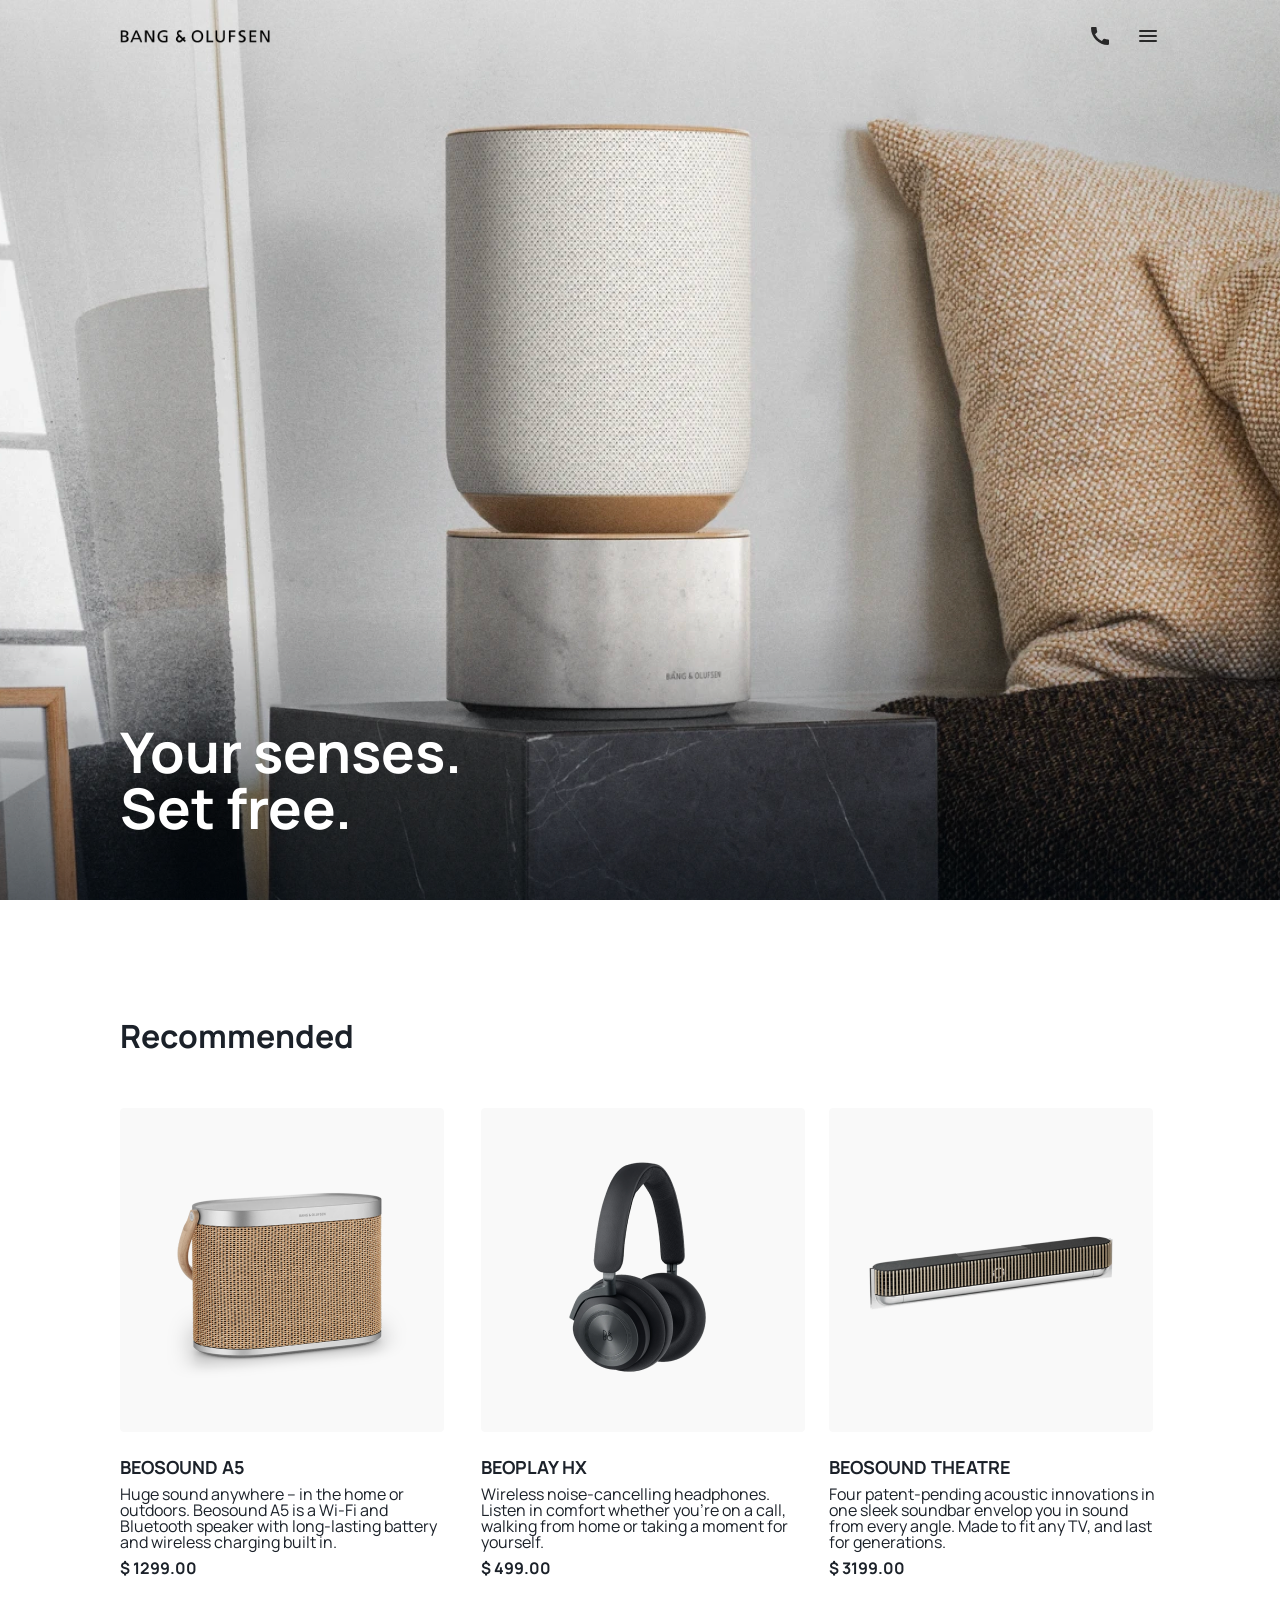
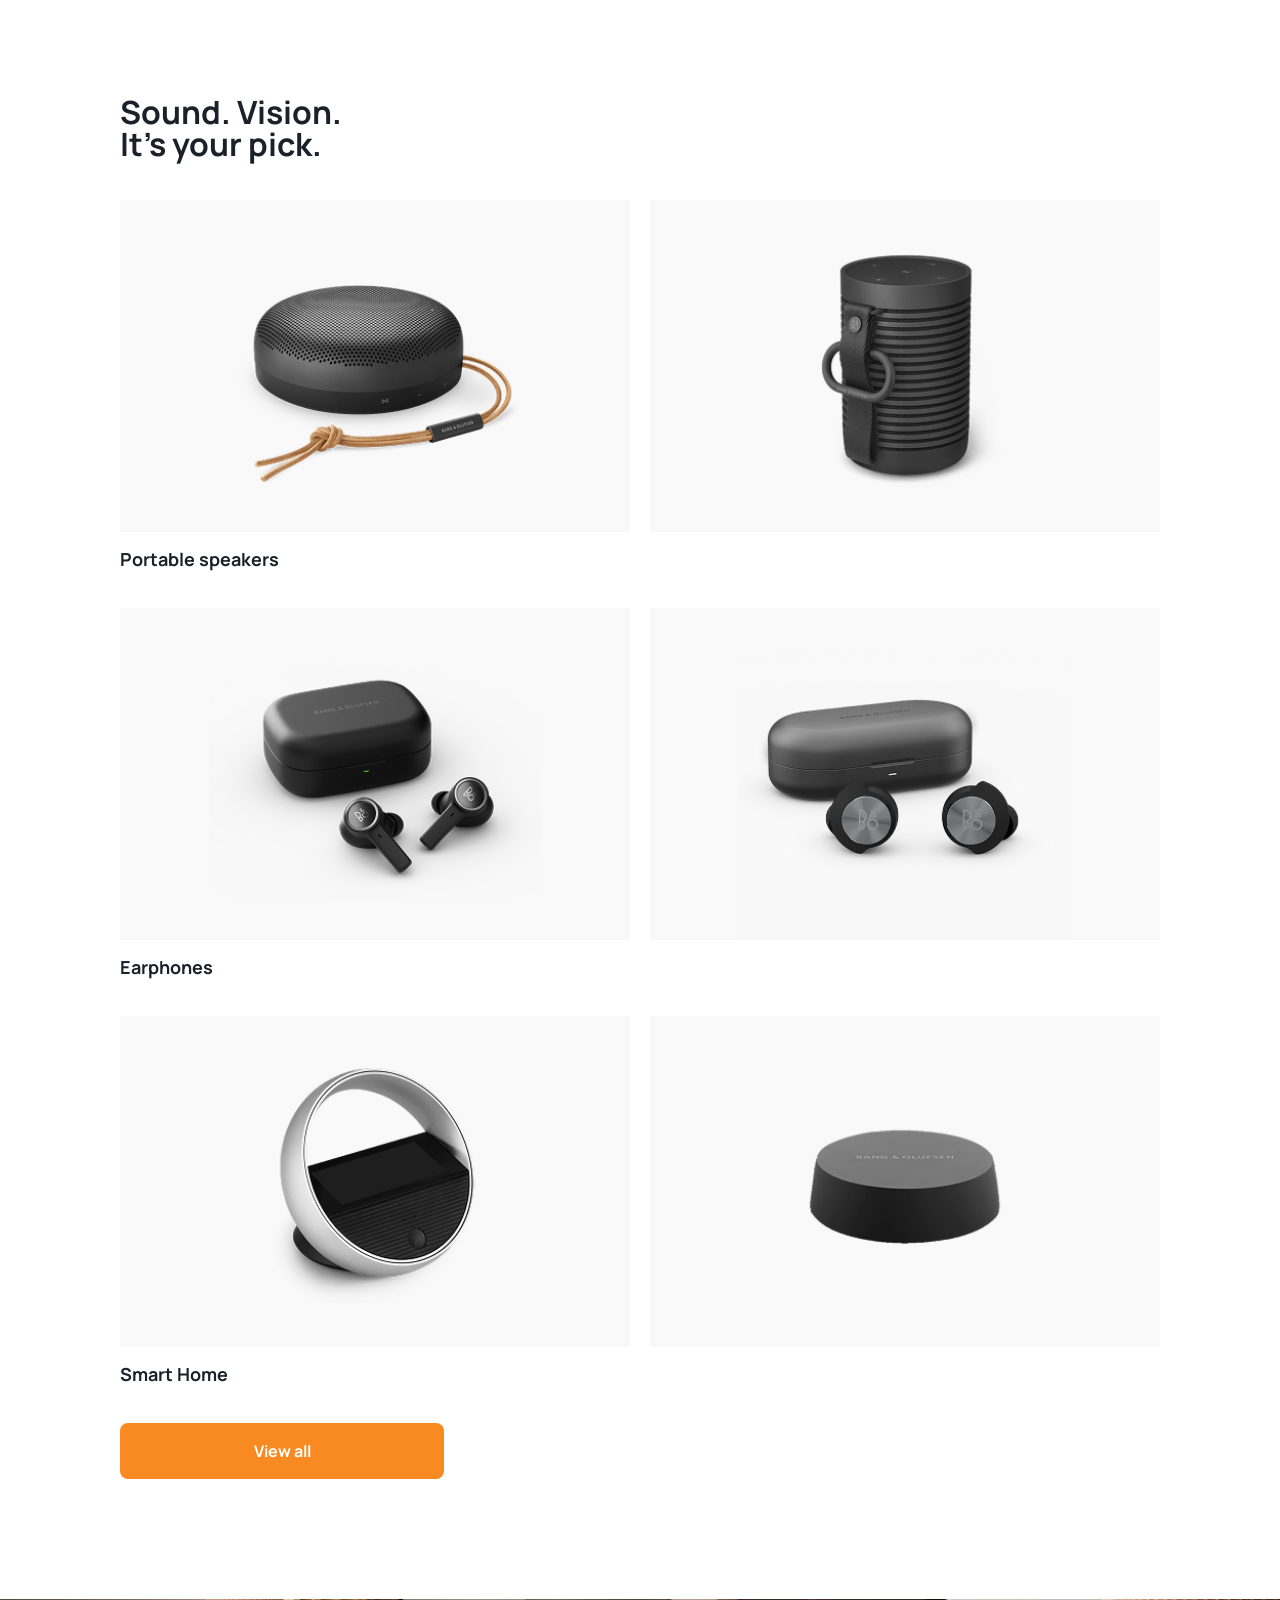
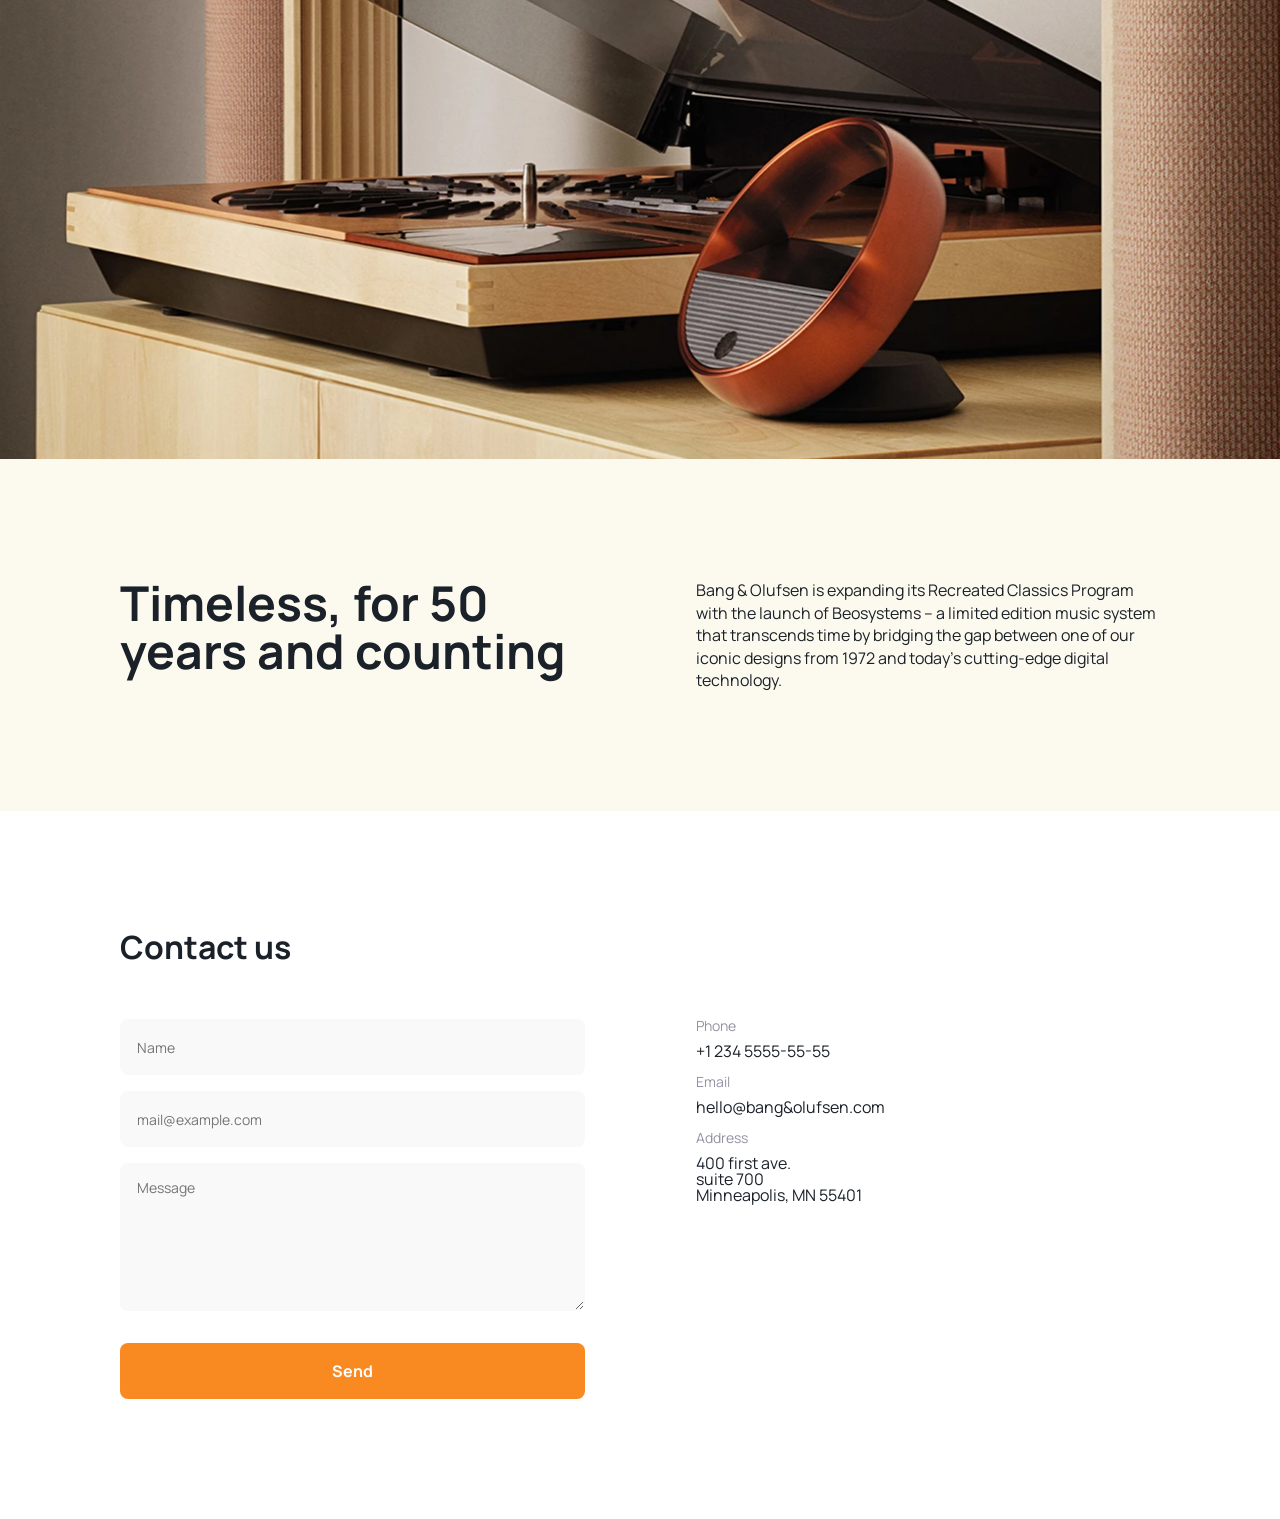
<file: index.html>
<!doctype html><html lang="en"><head><meta charset="utf-8"><meta name="viewport" content="width=device-width, initial-scale=1.0"><link rel="preconnect" href="https://fonts.googleapis.com"><link rel="preconnect" href="https://fonts.gstatic.com"><link href="https://fonts.googleapis.com/css2?family=Manrope:wght@200..800&display=swap" rel="stylesheet"><title>B&O</title><link rel="stylesheet" href="index.d67303a4.css"><script src="index.f58f8683.js" defer></script><link rel="icon" href="logo1.ecf8deda.svg"></head><body> <header class="header">  <div class="header__top"> <a class="header__logo" href="#top"> <img src="logo1.ecf8deda.svg" alt="Логотип" class="header__logo-img"> </a> <div class="header__icons"> <button class="header__icon phone-icon"> <a class="phone-number" href="tel:+123455555555"> +1 234 555-55-55 </a> <img src="Icon-Phone-call.d181234c.svg" alt="Телефон" class="header__icon-img"> </button> <button class="burger-icon header__icon" id="burger-toggle"> <svg width="24" height="24" fill="none"><rect width="18" height="2" x="3" y="6" fill="#292929" rx="1"/><rect width="18" height="2" x="3" y="11" fill="#292929" rx="1"/><rect width="18" height="2" x="3" y="16" fill="#292929" rx="1"/></svg> </button> </div> </div>  <nav class="nav-menu" id="nav-menu"> <div class="nav-menu__overlay" id="nav-overlay"></div> <div class="nav-menu__content"> <div class="nav-menu__header"> <img src="logo1.ecf8deda.svg" alt="Логотип" class="nav-menu__logo-img"> <button class="nav-menu__close" id="nav-close"> <img class="nav-menu__close-img" src="Icon-Close.4e246dfc.svg" alt="Закрити меню"> </button> </div> <ul class="nav-menu__list"> <li class="nav-menu__item"> <a href="#recommended" class="nav-menu__link"> Recommended </a> </li> <li class="nav-menu__item"> <a href="#categories" class="nav-menu__link"> Categories </a> </li> <li class="nav-menu__item"> <a href="#story" class="nav-menu__link"> About Us </a> </li> <li class="nav-menu__item"> <a href="#contact" class="nav-menu__link"> Contact Us </a> </li> </ul> <div class="nav-menu__contact"> <p>+1 234 5555-55-55</p> <a class="nav-menu__call" href="tel:+123455555555"> CALL TO ORDER </a> </div> </div> </nav> <div class="header__bottom"> <div class="header__slogan"> <h1 class="header__slogan-text"> Your senses. <br> Set free. </h1> </div> </div> </header> <main>  <section class="recommended" id="recommended"> <div class="container"> <h2 class="section-title">Recommended</h2> <div class="products-grid">  <article class="product-card"> <div class="product-image-container"> <picture>  <source media="(min-width: 1260px)" srcset="beosound-a5-desktop.d29951e0.png">  <source media="(min-width: 744px)" srcset="beosound-a5-tablet.9c4f9be4.png">  <img src="beosound-a5.f202294a.png" alt="BEOSOUND A5 portable speaker with wicker design" class="product-image" itemprop="image" loading="lazy"> </picture> </div> <div class="product-details"> <h3 class="product-title" itemprop="name"> BEOSOUND A5 </h3> <p class="product-description" itemprop="description"> Huge sound anywhere – in the home or outdoors. Beosound A5 is a Wi-Fi and Bluetooth speaker with long-lasting battery and wireless charging built in. </p> <div class="product-price" itemprop="offers"> <span class="price" itemprop="price"> $ 1299.00 </span> </div> </div> </article>  <article class="product-card"> <div class="product-image-container"> <picture>  <source media="(min-width: 1260px)" srcset="beoplay-hx-desktop.abb09a3a.png">  <source media="(min-width: 744px)" srcset="beoplay-hx-tablet.ad1bb3d3.png">  <img src="beoplay-hx.ebe724c9.png" alt="BEOPLAY HX wireless headphones" class="product-image" itemprop="image" loading="lazy"> </picture> </div> <div class="product-details"> <h3 class="product-title" itemprop="name"> BEOPLAY HX </h3> <p class="product-description" itemprop="description"> Wireless noise-cancelling headphones. Listen in comfort whether you're on a call, walking from home or taking a moment for yourself. </p> <div class="product-price" itemprop="offers"> <span class="price" itemprop="price"> $ 499.00 </span> </div> </div> </article>  <article class="product-card"> <div class="product-image-container"> <picture>  <source media="(min-width: 1260px)" srcset="beosound-theatre-desktop.412daebd.png">  <source media="(min-width: 744px)" srcset="beosound-theatre-tablet.e39b4037.png">  <img src="beosound-theatre.cd86ad6c.png" alt="BEOSOUND THEATRE soundbar" class="product-image" itemprop="image" loading="lazy"> </picture> </div> <div class="product-details"> <h3 class="product-title" itemprop="name"> BEOSOUND THEATRE </h3> <p class="product-description" itemprop="description"> Four patent-pending acoustic innovations in one sleek soundbar envelop you in sound from every angle. Made to fit any TV, and last for generations. </p> <div class="product-price" itemprop="offers"> <span class="price" itemprop="price"> $ 3199.00 </span> </div> </div> </article> </div> </div> </section>  <section class="categories" id="categories"> <div class="container"> <h2 class="section-title"> Sound. Vision. <br> It's your pick. </h2>  <div class="categories__item"> <div class="image-gallery"> <picture class="image-gallery__picture"> <source media="(min-width: 1260px)" srcset="speaker1-desktop.8d7376dc.png"> <source media="(min-width: 744px)" srcset="speaker1-tablet.76067f87.png"> <img src="speaker1.dadbaafb.png" alt="Premium wireless speaker" class="image-gallery__item" itemprop="image" loading="lazy"> </picture>  <picture class="image-gallery__picture"> <source media="(min-width: 1260px)" srcset="speaker2-desktop.b8530934.png"> <source media="(min-width: 744px)" srcset="speaker2-tablet.d2174833.png"> <img src="speaker2.285e2be0.png" alt="Compact portable speaker" class="image-gallery__item" itemprop="image" loading="lazy"> </picture> </div> <h3 class="categories__item-title" itemprop="name"> Portable speakers </h3> </div>  <div class="categories__item"> <div class="image-gallery"> <picture class="image-gallery__picture"> <source media="(min-width: 1260px)" srcset="earphones1-desktop.ceefebd3.png"> <source media="(min-width: 744px)" srcset="earphones1-tablet.2cff3a96.png"> <img src="earphones1.3de8349f.png" alt="Premium wireless earphones" class="image-gallery__item" itemprop="image" loading="lazy"> </picture>  <picture class="image-gallery__picture"> <source media="(min-width: 1260px)" srcset="earphones2-desktop.0527a232.png"> <source media="(min-width: 744px)" srcset="earphones2-tablet.257c300d.png"> <img src="earphones2.258b1ba0.png" alt="Compact in-ear headphones" class="image-gallery__item" itemprop="image" loading="lazy"> </picture> </div> <h3 class="categories__item-title" itemprop="name"> Earphones </h3> </div>  <div class="categories__item"> <div class="image-gallery"> <picture class="image-gallery__picture"> <source media="(min-width: 1260px)" srcset="smart-home1-desktop.207de6d8.png"> <source media="(min-width: 744px)" srcset="smart-home1-tablet.1ef8e3d7.png"> <img src="smart-home1.53095eda.png" alt="Smart home device" class="image-gallery__item" itemprop="image" loading="lazy"> </picture>  <picture class="image-gallery__picture"> <source media="(min-width: 1260px)" srcset="smart-home2-desktop.5feefa57.png"> <source media="(min-width: 744px)" srcset="smart-home2-tablet.2de8c700.png"> <img src="smart-home2.a6055a9a.png" alt="Smart home control panel" class="image-gallery__item" itemprop="image" loading="lazy"> </picture> </div> <h3 class="categories__item-title" itemprop="name"> Smart Home </h3> </div> <button class="categories__button">View all</button> </div> </section>  <section class="story" id="story"> <div class="container"> <div class="story__image"> <picture>  <source media="(min-width: 1260px)" srcset="maindescription-desktop.25ea058d.png">  <source media="(min-width: 744px)" srcset="maindescription-tablet.4203efca.png">  <img src="maindescription.34f5988a.png" alt="Timeless design and technology" class="story__image-img" itemprop="image" loading="lazy"> </picture> </div> <div class="story__content"> <h2 class="story__title">Timeless, for 50 years and counting</h2> <p class="story__text"> Bang & Olufsen is expanding its Recreated Classics Program with the launch of Beosystems – a limited edition music system that transcends time by bridging the gap between one of our iconic designs from 1972 and today's cutting-edge digital technology. </p> </div> </div> </section>  <section class="contact" id="contact"> <div class="container"> <h2 class="section-title">Contact us</h2> <div class="contact__content"> <form method="get" class="contact-form" id="contact-form"> <div class="form-example"> <input type="text" name="name" id="name" placeholder="Name" required> <input type="email" name="email" id="email" placeholder="mail@example.com" required> <textarea type="message" name="message" id="message" placeholder="Message" required></textarea> </div> <button type="submit" form="contact-form" class="contact__button"> Send </button> </form> <div class="info"> <div class="info__item"> <span class="info__item-title">Phone</span> <a class="info__item-number" href="tel:+123455555555"> +1 234 5555-55-55 </a> </div> <div class="info__item"> <span class="info__item-title">Email</span> <span>hello@bang&olufsen.com</span> </div> <div class="info__item"> <span class="info__item-title">Address</span> <a class="info__item-address" href="https://www.google.com/maps/place/400+1st+Ave+N,+Minneapolis,+MN+55401" target="_blank"> 400 first ave. <br> suite 700 <br> Minneapolis, MN 55401 </a> </div> </div> </div> </div> </section> </main> </body></html>
</file>
<file: index.d67303a4.css>
*{box-sizing:border-box;color:#1b2129;margin:0;padding:0;font-family:Manrope,sans-serif}h1,h2,h3,p,section{margin:0;line-height:1}main{-ms-flex-direction:column;flex-direction:column;gap:64px;display:-ms-flexbox;display:flex}@media (min-width:744px) and (max-width:1259px){main{gap:120px}}@media (min-width:1260px){main{gap:120px}}main section:first-child{margin-top:64px}@media (min-width:744px) and (max-width:1259px){main section:first-child{margin-top:120px}}@media (min-width:1260px){main section:first-child{margin-top:120px}}main section:last-child{margin-bottom:64px}@media (min-width:744px) and (max-width:1259px){main section:last-child{margin-bottom:120px}}@media (min-width:1260px){main section:last-child{margin-bottom:120px}}h2{font-size:32px;font-weight:700}@media (min-width:744px) and (max-width:1259px){h2{font-size:40px}}h3{font-size:18px;font-weight:700}p,span{font-size:16px;font-weight:400}.price{font-weight:700}.header__logo{display:-ms-flexbox;display:flex}.header__logo img{vertical-align:top}.container{padding:0 20px}@media (min-width:744px) and (max-width:1259px){.container{padding:0 72px}}@media (min-width:1260px){.container{padding:0 120px}}input,textarea{color:#7e7e83;background-color:#f9f9f9;border:1px solid transparent;border-radius:8px;outline:0;width:100%;padding:14px 16px;font-size:14px;font-weight:400}input{height:56px;transition:border .3s}input:hover{border:1px solid #dbdbdb}input:focus{border:1px solid #f98921}textarea{resize:vertical;min-height:148px}textarea:hover{border:1px solid #dbdbdb}textarea:focus{border:1px solid #f98921}.phone-number{opacity:0;letter-spacing:2px;font-size:12px;font-weight:700;text-decoration:none;transition:transform .3s;display:none;transform:translate(-100px)}@media (min-width:1260px){.phone-number{display:block}}.phone-icon:hover .phone-number{opacity:1;display:block;transform:translate(0)}.burger-icon svg rect{transform-origin:50%;transition:all .3s}.burger-icon:hover svg rect:first-child{width:15px}.burger-icon:hover svg rect:nth-child(3){width:11px}.header{background-image:url(header-bg.e4ddb21e.png);background-position:50%;background-repeat:no-repeat;background-size:cover;width:100%;height:100vh;position:relative;overflow:hidden}.header__top{z-index:2;-ms-flex-pack:justify;justify-content:space-between;-ms-flex-align:center;align-items:center;height:72px;padding:0 20px;display:-ms-flexbox;display:flex;position:relative}.header__logo-img{width:152px;height:16px}.header__icons{-ms-flex-align:center;align-items:center;gap:24px;display:-ms-flexbox;display:flex}.header__icon{cursor:pointer;background:0 0;border:none;-ms-flex-pack:center;justify-content:center;-ms-flex-align:center;align-items:center;column-gap:16px;height:32px;display:-ms-flexbox;display:flex}.header__icon-img{width:24px;height:24px}.header__bg{z-index:1;-ms-flex-pack:center;justify-content:center;width:100%;height:100%;display:-ms-flexbox;display:flex;position:absolute;top:0;left:0}.header__slogan{z-index:2;position:absolute;bottom:40px;left:20px}.header__slogan-text{color:#fff;font-family:Manrope,sans-serif;font-size:36px;font-weight:700;line-height:1}@media (min-width:744px) and (max-width:1259px){.header{background-image:url(tablet-header-bg.e24a02b6.png);background-position:50%}.header__top{padding:0 72px}.header__slogan{bottom:64px;left:72px}.header__slogan-text{font-size:48px}}@media (min-width:1260px){.header{background-image:url(desktop-header-bg.df3824f2.png);background-position:44%}.header__top{padding:0 120px}.header__slogan{bottom:64px;left:120px}.header__slogan-text{font-size:56px}}.nav-menu{z-index:1000;visibility:hidden;opacity:0;width:100%;height:100vh;transition:all .3s;position:fixed;top:0;right:0}.nav-menu.active{visibility:visible;opacity:1}.nav-menu__overlay{-webkit-backdrop-filter:blur(5px);backdrop-filter:blur(5px);background-color:rgba(0,0,0,.5);width:100%;height:100%;position:absolute;top:0;left:0}.nav-menu__content{background-color:#f9f9f9;-ms-flex-direction:column;flex-direction:column;width:100%;height:100%;padding:0 20px 20px;transition:transform .3s;display:-ms-flexbox;display:flex;position:absolute;top:0;right:0;transform:translate(100%)}@media (min-width:744px) and (max-width:1259px){.nav-menu__content{padding:0 72px 72px}}@media (min-width:1260px){.nav-menu__content{padding:0 120px 120px}}.nav-menu.active .nav-menu__content{transform:translate(0)}.nav-menu__header{-ms-flex-pack:justify;justify-content:space-between;-ms-flex-align:center;align-items:center;height:72px;margin-bottom:32px;display:-ms-flexbox;display:flex}@media (min-width:744px) and (max-width:1259px){.nav-menu__header{margin-bottom:56px}}.nav-menu__close{cursor:pointer;background:0 0;border:none;-ms-flex-pack:center;justify-content:center;-ms-flex-align:center;align-items:center;width:32px;height:32px;padding:0;display:-ms-flexbox;display:flex;position:relative}.nav-menu__close-img{width:24px;height:24px}.nav-menu__close:hover span{background-color:#f98921}.nav-menu__list{-ms-flex-direction:column;flex-direction:column;gap:32px;margin:0 0 48px;padding:0;list-style:none;display:-ms-flexbox;display:flex}.nav-menu__link{color:#1b2129;border:1px solid transparent;width:-moz-fit-content;width:fit-content;font-size:22px;font-weight:700;text-decoration:none;display:block;position:relative}.nav-menu__link:hover{border-bottom:1px solid #1b2129}.nav-menu__footer{border-top:1px solid #f9f9f9;margin-top:auto;padding-top:20px}.nav-menu__call{letter-spacing:2px;font-size:16px;font-weight:700;text-decoration:none;display:inline-block;position:relative}.nav-menu__call:after{content:"";background-color:#1b2129;width:100%;height:1px;position:absolute;bottom:0;left:0}.nav-menu__contact p{letter-spacing:2px;margin-bottom:16px;font-size:16px;font-weight:700}.recommended .container{-ms-flex-direction:column;flex-direction:column;gap:48px;display:-ms-flexbox;display:flex}@media (min-width:744px) and (max-width:1259px){.recommended .container{gap:56px}}@media (min-width:1260px){.recommended .container{gap:56px}}.recommended .products-grid{-ms-flex-direction:column;flex-direction:column;gap:40px;display:-ms-flexbox;display:flex}@media (min-width:744px) and (max-width:1259px){.recommended .products-grid{gap:56px}}@media (min-width:1260px){.recommended .products-grid{-ms-flex-direction:row;flex-direction:row;column-gap:24px}}.product-details{-ms-flex-direction:column;flex-direction:column;gap:10px;display:-ms-flexbox;display:flex}.product-image-container{margin-bottom:24px;display:-ms-flexbox;display:flex}@media (min-width:744px) and (max-width:1259px){.product-image-container{-ms-flex-pack:center;justify-content:center}}.product-image{transition:transform .3s}@media (min-width:1260px){.product-image:hover{transform:scale(1.1)}}.story{background-color:#fcfaef}.story .container{grid-template-columns:20px 1fr 20px;row-gap:48px;padding:0;display:grid}@media (min-width:744px) and (max-width:1259px){.story .container{grid-template-columns:72px 1fr 72px;row-gap:120px}}@media (min-width:1260px){.story .container{grid-template-columns:120px 1fr 120px;row-gap:120px}}.story__image{grid-column:1/-1}.story__image-img{width:100%;height:100%}@media (min-width:1260px){.story__image{object-position:center;height:460px}}.story__content{-ms-flex-direction:column;flex-direction:column;grid-column:2;row-gap:24px;margin-bottom:48px;display:-ms-flexbox;display:flex}@media (min-width:744px) and (max-width:1259px){.story__content{-ms-flex-direction:row;flex-direction:row;column-gap:24px;margin-bottom:120px}}@media (min-width:1260px){.story__content{-ms-flex-direction:row;flex-direction:row;column-gap:111px;margin-bottom:120px}}.story__title{grid-column:2;font-size:30px}@media (min-width:744px) and (max-width:1259px){.story__title{width:50%;margin-bottom:0;font-size:40px}}@media (min-width:1260px){.story__title{grid-column:2;width:50%;margin-bottom:0;font-size:48px}}.story__text{grid-column:2;line-height:140%}@media (min-width:744px) and (max-width:1259px){.story__text{grid-column:4;width:50%}}@media (min-width:1260px){.story__text{grid-column:4;width:50%}}.categories .container{-ms-flex-direction:column;flex-direction:column;gap:40px;display:-ms-flexbox;display:flex}@media (min-width:744px) and (max-width:1259px){.categories .container{gap:56px}}.categories__item{-ms-flex-direction:column;flex-direction:column;gap:16px;display:-ms-flexbox;display:flex}.categories__item .image-gallery{gap:20px;display:-ms-flexbox;display:flex}@media (min-width:744px) and (max-width:1259px){.categories__item .image-gallery{gap:24px}}.categories__item .image-gallery__picture{-ms-flex:1;flex:1}.categories__item .image-gallery__item{object-fit:cover;width:100%;height:auto;transition:transform .3s}@media (min-width:1260px){.categories__item .image-gallery__item:hover{transform:scale(1.2)}}.categories__button{color:#fff;cursor:pointer;background-color:#f98921;border:none;border-radius:8px;width:100%;height:56px;font-size:16px;font-weight:700}.categories__button:hover{background-color:#1b2129}.categories__button:active{background-color:#010810}@media (min-width:1260px){.categories__button{width:324px}}.contact__content{-ms-flex-direction:column;flex-direction:column;display:-ms-flexbox;display:flex}@media (min-width:1260px){.contact__content{-ms-flex-direction:row;flex-direction:row;gap:111px}}.contact .container{-ms-flex-direction:column;flex-direction:column;display:-ms-flexbox;display:flex}.contact .container h2{margin-bottom:48px}@media (min-width:744px) and (max-width:1259px){.contact .container h2{margin-bottom:56px}}@media (min-width:1260px){.contact .container h2{margin-bottom:56px}}.contact .container .info{-ms-flex-direction:column;flex-direction:column;gap:16px;display:-ms-flexbox;display:flex}@media (min-width:1260px){.contact .container .info{width:50%}}.contact .container .info__item{-ms-flex-direction:column;flex-direction:column;gap:10px;display:-ms-flexbox;display:flex}.contact .container .info__item-title{color:#9393a3;font-size:14px;font-weight:400}.contact .container .info__item-number,.contact .container .info__item-address{text-decoration:none}.contact-form{-ms-flex-direction:column;flex-direction:column;row-gap:32px;margin-bottom:48px;display:-ms-flexbox;display:flex}@media (min-width:744px) and (max-width:1259px){.contact-form{margin-bottom:80px}}@media (min-width:1260px){.contact-form{width:50%;margin-bottom:0}}.contact .form-example{-ms-flex-direction:column;flex-direction:column;row-gap:16px;width:100%;display:-ms-flexbox;display:flex}.contact__button{cursor:pointer;color:#fff;background-color:#f98921;border:none;border-radius:8px;width:100%;height:56px;font-size:16px;font-weight:700}.contact__button:hover{background-color:#1b2129}.contact__button:active{background-color:#010810}@media (max-width:480px){.nav-menu__content{width:100%}}body.menu-open{overflow:hidden}
/*# sourceMappingURL=index.d67303a4.css.map */
</file>
